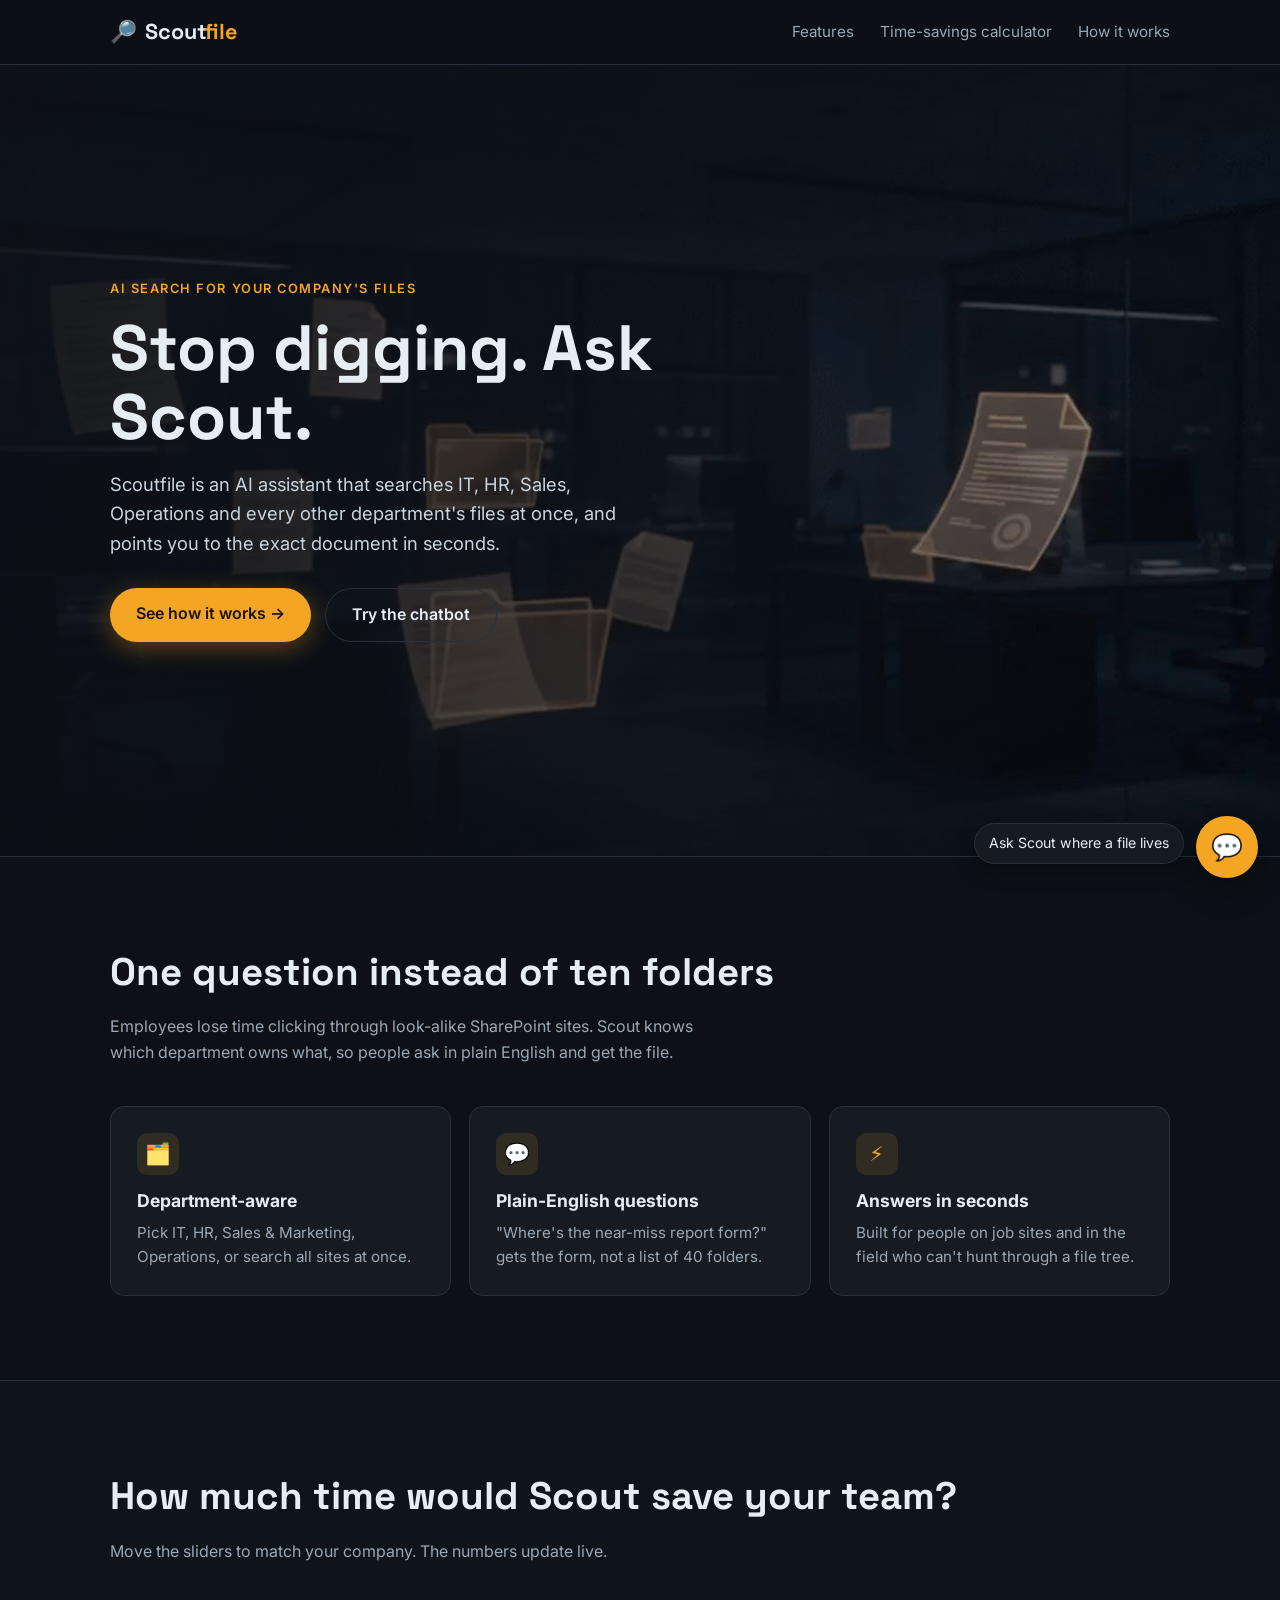
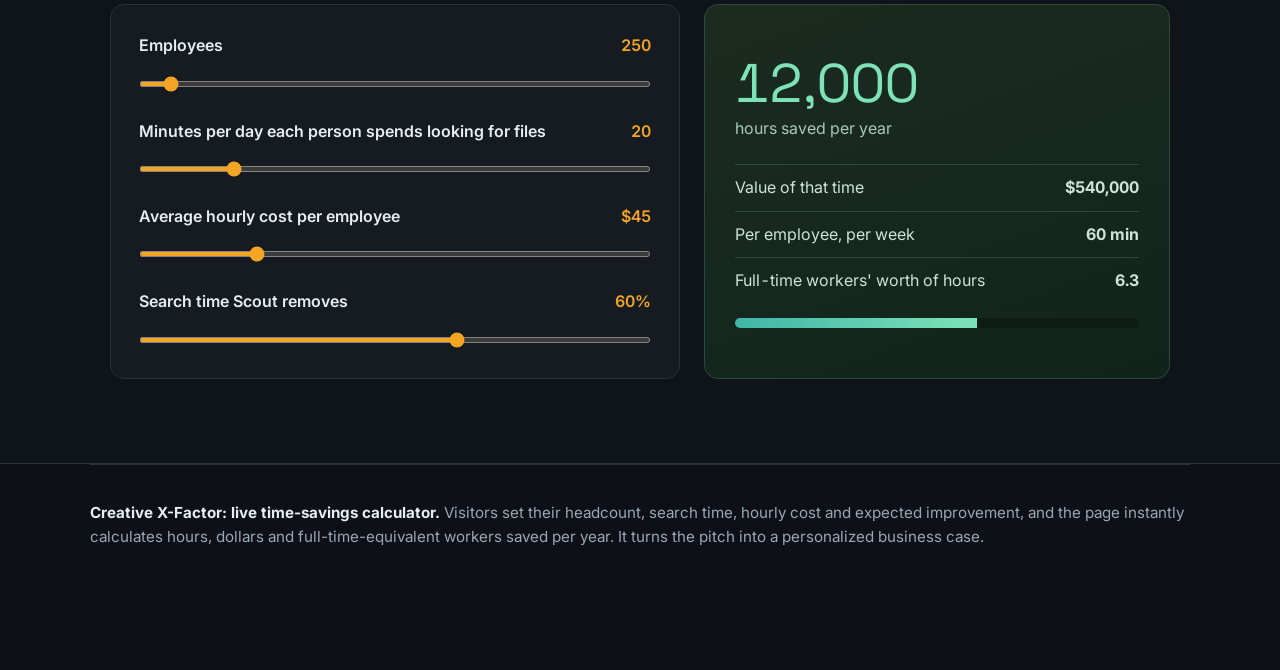
<file: index.html>
<!DOCTYPE html>
<html lang="en">
<head>
<meta charset="utf-8">
<meta name="viewport" content="width=device-width, initial-scale=1">
<title>Scoutfile | Every company file, found in seconds</title>
<meta name="description" content="Scoutfile is an AI assistant that finds the right company document in seconds, across every department.">
<link rel="preconnect" href="https://fonts.googleapis.com">
<link href="https://fonts.googleapis.com/css2?family=Inter:wght@400;600;700&family=Space+Grotesk:wght@600;700&display=swap" rel="stylesheet">
<link rel="stylesheet" href="style.css">
</head>
<body>

<nav><div class="wrap">
  <a class="logo" href="index.html"><b>🔎</b><b>Scout<span>file</span></b></a>
  <div class="links">
    <a href="#features">Features</a>
    <a href="#roi">Time-savings calculator</a>
    <a class="keep" href="how-it-works.html">How it works</a>
  </div>
</div></nav>

<header class="hero">
  <video autoplay muted loop playsinline preload="auto" poster="poster.jpg">
    <source src="video.mp4" type="video/mp4">
  </video>
  <div class="wrap">
    <div class="eyebrow">AI search for your company's files</div>
    <h1>Stop digging. Ask Scout.</h1>
    <p class="lead">Scoutfile is an AI assistant that searches IT, HR, Sales, Operations and every other department's files at once, and points you to the exact document in seconds.</p>
    <div class="ctas">
      <a class="btn btn-primary" href="how-it-works.html">See how it works →</a>
      <a class="btn btn-ghost" href="#" data-open-chat>Try the chatbot</a>
    </div>
  </div>
</header>

<section id="features"><div class="wrap">
  <h2>One question instead of ten folders</h2>
  <p class="sub">Employees lose time clicking through look-alike SharePoint sites. Scout knows which department owns what, so people ask in plain English and get the file.</p>
  <div class="grid3">
    <div class="card"><div class="icon">🗂️</div><h3>Department-aware</h3><p>Pick IT, HR, Sales &amp; Marketing, Operations, or search all sites at once.</p></div>
    <div class="card"><div class="icon">💬</div><h3>Plain-English questions</h3><p>"Where's the near-miss report form?" gets the form, not a list of 40 folders.</p></div>
    <div class="card"><div class="icon">⚡</div><h3>Answers in seconds</h3><p>Built for people on job sites and in the field who can't hunt through a file tree.</p></div>
  </div>
</div></section>

<section id="roi" style="background:#0f141b;border-top:1px solid var(--line);border-bottom:1px solid var(--line)"><div class="wrap">
  <h2>How much time would Scout save your team?</h2>
  <p class="sub">Move the sliders to match your company. The numbers update live.</p>
  <div class="calc">
    <div class="controls">
      <div class="field"><label for="emp">Employees <output id="empOut">250</output></label>
        <input id="emp" type="range" min="10" max="5000" step="10" value="250"></div>
      <div class="field"><label for="mins">Minutes per day each person spends looking for files <output id="minsOut">20</output></label>
        <input id="mins" type="range" min="5" max="90" step="5" value="20"></div>
      <div class="field"><label for="wage">Average hourly cost per employee <output id="wageOut">$45</output></label>
        <input id="wage" type="range" min="15" max="150" step="5" value="45"></div>
      <div class="field" style="margin-bottom:0"><label for="cut">Search time Scout removes <output id="cutOut">60%</output></label>
        <input id="cut" type="range" min="10" max="90" step="5" value="60"></div>
    </div>
    <div class="result">
      <div class="big" id="hours">0</div>
      <div class="label">hours saved per year</div>
      <div class="row"><span>Value of that time</span><strong id="money">$0</strong></div>
      <div class="row"><span>Per employee, per week</span><strong id="perWeek">0 min</strong></div>
      <div class="row"><span>Full-time workers' worth of hours</span><strong id="fte">0</strong></div>
      <div class="bar"><i id="barFill"></i></div>
    </div>
  </div>
</div></section>

<div class="wrap xfactor">
  <strong>Creative X-Factor: live time-savings calculator.</strong>
  Visitors set their headcount, search time, hourly cost and expected improvement, and the page instantly calculates hours, dollars and full-time-equivalent workers saved per year. It turns the pitch into a personalized business case.
</div>

<script>
(function(){
  var ids=["emp","mins","wage","cut"], $=function(i){return document.getElementById(i)};
  function fmt(n){return Math.round(n).toLocaleString("en-US")}
  function calc(){
    var e=+$("emp").value, m=+$("mins").value, w=+$("wage").value, c=+$("cut").value/100;
    $("empOut").textContent=fmt(e); $("minsOut").textContent=m; $("wageOut").textContent="$"+w; $("cutOut").textContent=Math.round(c*100)+"%";
    var hours=e*m*c*240/60;                 // 240 workdays a year
    $("hours").textContent=fmt(hours);
    $("money").textContent="$"+fmt(hours*w);
    $("perWeek").textContent=fmt(m*c*5)+" min";
    $("fte").textContent=(hours/1920).toFixed(1);  // 1,920 work hours a year
    $("barFill").style.width=Math.min(100,c*100)+"%";
  }
  ids.forEach(function(i){$(i).addEventListener("input",calc)}); calc();
})();
</script>
<script src="chat.js"></script>
</body>
</html>
</file>
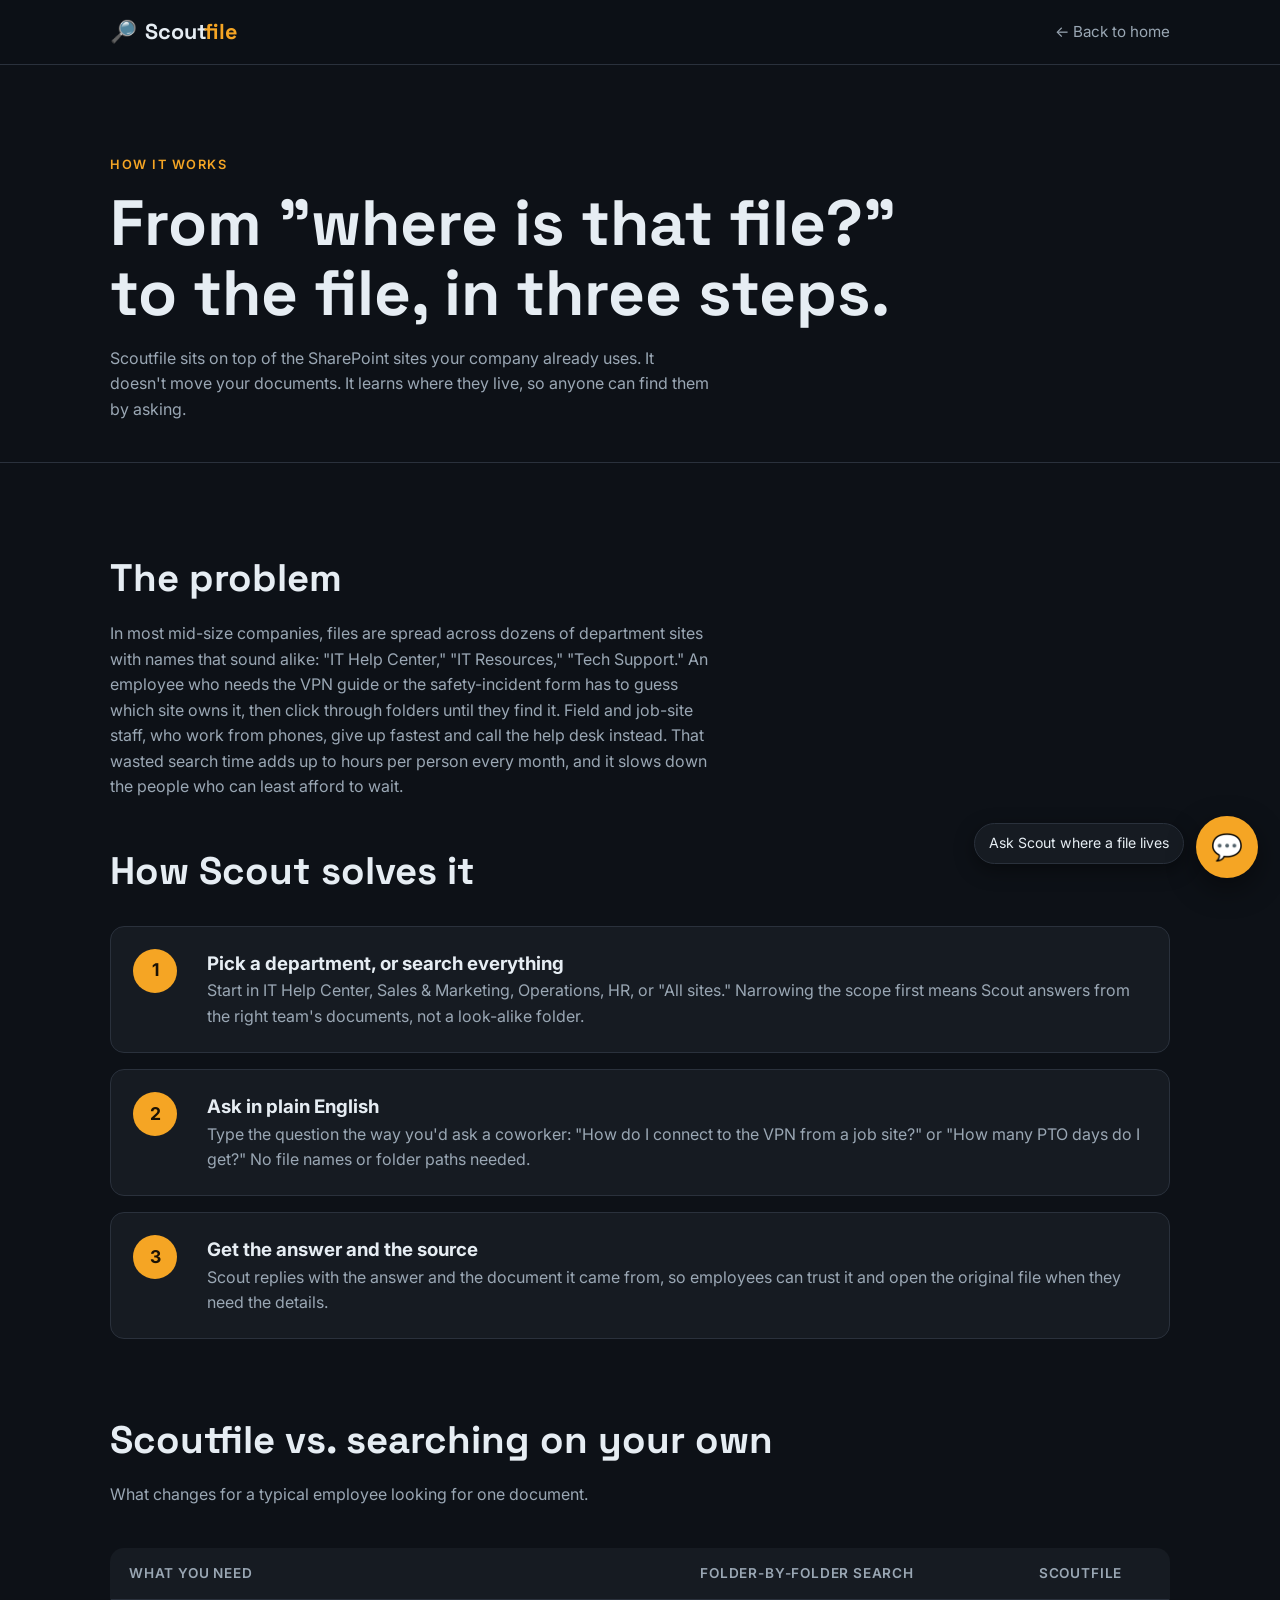
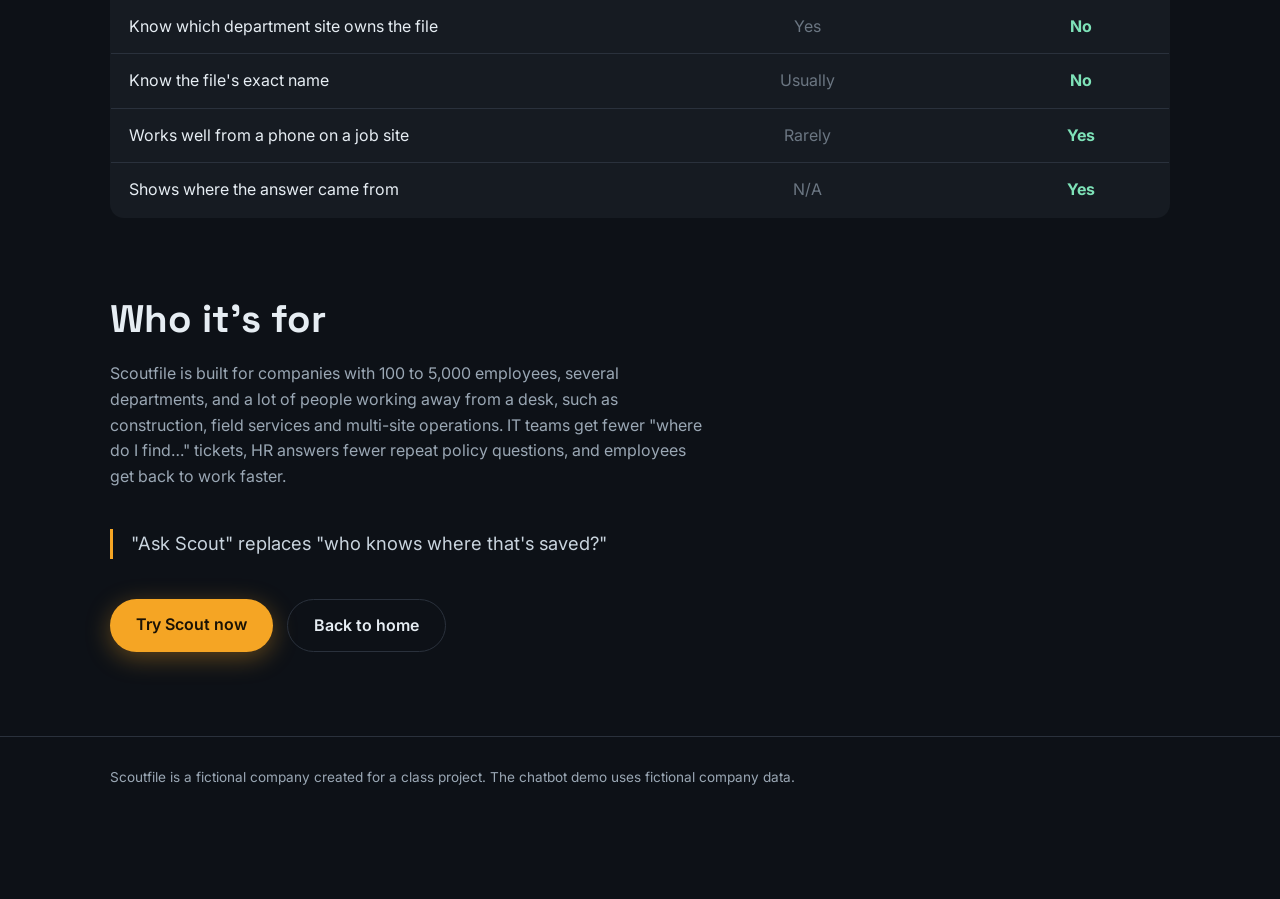
<file: how-it-works.html>
<!DOCTYPE html>
<html lang="en">
<head>
<meta charset="utf-8">
<meta name="viewport" content="width=device-width, initial-scale=1">
<title>How Scoutfile works</title>
<link rel="preconnect" href="https://fonts.googleapis.com">
<link href="https://fonts.googleapis.com/css2?family=Inter:wght@400;600;700&family=Space+Grotesk:wght@600;700&display=swap" rel="stylesheet">
<link rel="stylesheet" href="style.css">
</head>
<body>

<nav><div class="wrap">
  <a class="logo" href="index.html"><b>🔎</b><b>Scout<span>file</span></b></a>
  <div class="links">
    <a class="keep" href="index.html">← Back to home</a>
  </div>
</div></nav>

<header class="page-hero"><div class="wrap">
  <div class="eyebrow">How it works</div>
  <h1 style="max-width:20ch">From "where is that file?" to the file, in three steps.</h1>
  <p class="sub" style="margin-bottom:0">Scoutfile sits on top of the SharePoint sites your company already uses. It doesn't move your documents. It learns where they live, so anyone can find them by asking.</p>
</div></header>

<section><div class="wrap">
  <h2>The problem</h2>
  <p class="sub">In most mid-size companies, files are spread across dozens of department sites with names that sound alike: "IT Help Center," "IT Resources," "Tech Support." An employee who needs the VPN guide or the safety-incident form has to guess which site owns it, then click through folders until they find it. Field and job-site staff, who work from phones, give up fastest and call the help desk instead. That wasted search time adds up to hours per person every month, and it slows down the people who can least afford to wait.</p>

  <h2>How Scout solves it</h2>
  <div class="steps" style="margin:24px 0 70px">
    <div class="step"><div><h3>Pick a department, or search everything</h3><p>Start in IT Help Center, Sales &amp; Marketing, Operations, HR, or "All sites." Narrowing the scope first means Scout answers from the right team's documents, not a look-alike folder.</p></div></div>
    <div class="step"><div><h3>Ask in plain English</h3><p>Type the question the way you'd ask a coworker: "How do I connect to the VPN from a job site?" or "How many PTO days do I get?" No file names or folder paths needed.</p></div></div>
    <div class="step"><div><h3>Get the answer and the source</h3><p>Scout replies with the answer and the document it came from, so employees can trust it and open the original file when they need the details.</p></div></div>
  </div>

  <h2>Scoutfile vs. searching on your own</h2>
  <p class="sub">What changes for a typical employee looking for one document.</p>
  <table style="margin-bottom:70px">
    <tr><th>What you need</th><th>Folder-by-folder search</th><th>Scoutfile</th></tr>
    <tr><td>Know which department site owns the file</td><td class="no">Yes</td><td class="yes">No</td></tr>
    <tr><td>Know the file's exact name</td><td class="no">Usually</td><td class="yes">No</td></tr>
    <tr><td>Works well from a phone on a job site</td><td class="no">Rarely</td><td class="yes">Yes</td></tr>
    <tr><td>Shows where the answer came from</td><td class="no">N/A</td><td class="yes">Yes</td></tr>
  </table>

  <h2>Who it's for</h2>
  <p class="sub">Scoutfile is built for companies with 100 to 5,000 employees, several departments, and a lot of people working away from a desk, such as construction, field services and multi-site operations. IT teams get fewer "where do I find…" tickets, HR answers fewer repeat policy questions, and employees get back to work faster.</p>
  <p class="quote">"Ask Scout" replaces "who knows where that's saved?"</p>

  <div style="margin-top:40px;display:flex;gap:14px;flex-wrap:wrap">
    <a class="btn btn-primary" href="#" data-open-chat>Try Scout now</a>
    <a class="btn btn-ghost" href="index.html">Back to home</a>
  </div>
</div></section>

<footer><div class="wrap">Scoutfile is a fictional company created for a class project. The chatbot demo uses fictional company data.</div></footer>
<script src="chat.js"></script>
</body>
</html>
</file>
<file: style.css>
:root{
  --bg:#0d1117; --panel:#161b22; --line:#2a313c; --text:#e6edf3; --muted:#9aa7b4;
  --accent:#f5a524; --accent2:#3fb6a8; --radius:14px;
}
*{box-sizing:border-box;margin:0;padding:0}
html{scroll-behavior:smooth}
body{background:var(--bg);color:var(--text);font-family:"Inter",system-ui,-apple-system,sans-serif;line-height:1.6}
a{color:var(--accent2)}
.wrap{max-width:1100px;margin:0 auto;padding:0 20px}

/* nav */
nav{position:sticky;top:0;z-index:20;background:rgba(13,17,23,.85);backdrop-filter:blur(8px);border-bottom:1px solid var(--line)}
nav .wrap{display:flex;align-items:center;justify-content:space-between;height:64px}
.logo{font-family:"Space Grotesk",sans-serif;font-weight:700;font-size:1.35rem;color:var(--text);text-decoration:none;display:flex;gap:8px;align-items:center}
.logo span{color:var(--accent)}
nav .links a{color:var(--muted);text-decoration:none;margin-left:22px;font-size:.95rem}
nav .links a:hover{color:var(--text)}

/* buttons */
.btn{display:inline-block;padding:13px 26px;border-radius:999px;font-weight:600;text-decoration:none;border:0;cursor:pointer;font-size:1rem;transition:transform .15s,box-shadow .15s}
.btn-primary{background:var(--accent);color:#1a1205;box-shadow:0 6px 24px rgba(245,165,36,.35)}
.btn-primary:hover{transform:translateY(-2px);box-shadow:0 10px 30px rgba(245,165,36,.5)}
.btn-ghost{background:transparent;color:var(--text);border:1px solid var(--line)}
.btn-ghost:hover{border-color:var(--muted)}

/* hero */
.hero{position:relative;min-height:88vh;display:flex;align-items:center;overflow:hidden;border-bottom:1px solid var(--line)}
.hero video{position:absolute;inset:0;width:100%;height:100%;object-fit:cover;z-index:0}
.hero::after{content:"";position:absolute;inset:0;background:linear-gradient(90deg,rgba(13,17,23,.92) 0%,rgba(13,17,23,.65) 55%,rgba(13,17,23,.25) 100%);z-index:1}
.hero .wrap{position:relative;z-index:2;width:100%}
.eyebrow{color:var(--accent);font-weight:600;letter-spacing:.12em;text-transform:uppercase;font-size:.8rem}
h1{font-family:"Space Grotesk",sans-serif;font-size:clamp(2.3rem,5.5vw,4rem);line-height:1.08;margin:14px 0 18px;max-width:14ch}
.hero p.lead{color:#c9d4de;font-size:1.15rem;max-width:46ch;margin-bottom:30px}
.hero .ctas{display:flex;gap:14px;flex-wrap:wrap}

section{padding:84px 0}
h2{font-family:"Space Grotesk",sans-serif;font-size:clamp(1.7rem,3.4vw,2.4rem);margin-bottom:12px}
.sub{color:var(--muted);max-width:60ch;margin-bottom:40px}

.grid3{display:grid;grid-template-columns:repeat(auto-fit,minmax(240px,1fr));gap:18px}
.card{background:var(--panel);border:1px solid var(--line);border-radius:var(--radius);padding:26px}
.card h3{font-size:1.1rem;margin:12px 0 6px}
.card p{color:var(--muted);font-size:.95rem}
.icon{width:42px;height:42px;border-radius:10px;display:grid;place-items:center;background:rgba(245,165,36,.12);color:var(--accent);font-size:1.3rem}

/* ROI calculator */
.calc{display:grid;grid-template-columns:1.1fr .9fr;gap:24px;align-items:stretch}
.calc .controls{background:var(--panel);border:1px solid var(--line);border-radius:var(--radius);padding:28px}
.field{margin-bottom:24px}
.field label{display:flex;justify-content:space-between;font-weight:600;margin-bottom:10px}
.field label output{color:var(--accent);font-variant-numeric:tabular-nums}
input[type=range]{width:100%;accent-color:var(--accent);height:6px}
.result{background:linear-gradient(160deg,#1d2a1f,#14281f 60%,#10241c);border:1px solid #2c4a3a;border-radius:var(--radius);padding:30px;display:flex;flex-direction:column;justify-content:center}
.result .big{font-family:"Space Grotesk",sans-serif;font-size:clamp(2.4rem,5vw,3.4rem);color:#7ee2b8;line-height:1;font-variant-numeric:tabular-nums}
.result .label{color:#a9c9b9;margin:6px 0 22px}
.result .row{display:flex;justify-content:space-between;border-top:1px solid #2c4a3a;padding:10px 0;color:#cfe3d8;font-variant-numeric:tabular-nums}
.bar{height:10px;border-radius:999px;background:#0e1c15;overflow:hidden;margin-top:14px}
.bar i{display:block;height:100%;width:0;background:linear-gradient(90deg,#3fb6a8,#7ee2b8);transition:width .35s ease}

.xfactor{border-top:1px solid var(--line);padding:36px 0 120px;color:var(--muted);font-size:.95rem}
.xfactor strong{color:var(--text)}

/* page 2 */
.page-hero{padding:90px 0 40px;border-bottom:1px solid var(--line)}
.steps{counter-reset:s;display:grid;gap:16px}
.step{display:grid;grid-template-columns:56px 1fr;gap:18px;background:var(--panel);border:1px solid var(--line);border-radius:var(--radius);padding:22px}
.step::before{counter-increment:s;content:counter(s);width:44px;height:44px;border-radius:50%;background:var(--accent);color:#1a1205;font-weight:700;display:grid;place-items:center;font-size:1.1rem}
.step p{color:var(--muted)}
table{width:100%;border-collapse:collapse;background:var(--panel);border:1px solid var(--line);border-radius:var(--radius);overflow:hidden}
th,td{text-align:left;padding:14px 18px;border-bottom:1px solid var(--line)}
th{color:var(--muted);font-weight:600;font-size:.85rem;text-transform:uppercase;letter-spacing:.06em}
td:not(:first-child),th:not(:first-child){text-align:center}
tr:last-child td{border-bottom:0}
.yes{color:#7ee2b8;font-weight:700}.no{color:#6b7682}
.quote{font-size:1.15rem;border-left:3px solid var(--accent);padding-left:18px;color:#c9d4de;margin-top:10px}

footer{border-top:1px solid var(--line);padding:30px 0 110px;color:var(--muted);font-size:.85rem}

/* chatbot launcher */
.chat-btn{position:fixed;right:22px;bottom:22px;z-index:50;width:62px;height:62px;border-radius:50%;border:0;cursor:pointer;background:var(--accent);color:#1a1205;font-size:1.6rem;box-shadow:0 10px 30px rgba(0,0,0,.45);transition:transform .15s}
.chat-btn:hover{transform:scale(1.06)}
.chat-tip{position:fixed;right:96px;bottom:36px;z-index:50;background:var(--panel);border:1px solid var(--line);padding:8px 14px;border-radius:999px;font-size:.88rem;color:var(--text);box-shadow:0 6px 20px rgba(0,0,0,.4)}
.chat-panel{position:fixed;right:22px;bottom:96px;z-index:50;width:min(380px,calc(100vw - 32px));height:min(560px,calc(100vh - 130px));background:#fff;border-radius:16px;overflow:hidden;box-shadow:0 20px 60px rgba(0,0,0,.55);display:none;flex-direction:column}
.chat-panel.open{display:flex}
.chat-head{background:var(--panel);color:var(--text);padding:12px 16px;display:flex;justify-content:space-between;align-items:center;font-weight:600;border-bottom:1px solid var(--line)}
.chat-head a{color:var(--muted);font-size:.8rem;font-weight:400;text-decoration:none;margin-right:12px}
.chat-head button{background:none;border:0;color:var(--muted);font-size:1.3rem;cursor:pointer}
.chat-panel iframe{flex:1;border:0;width:100%}

@media (max-width:760px){
  .calc{grid-template-columns:1fr}
  nav .links a:not(.keep){display:none}
  .chat-tip{display:none}
  section{padding:60px 0}
}
</file>
